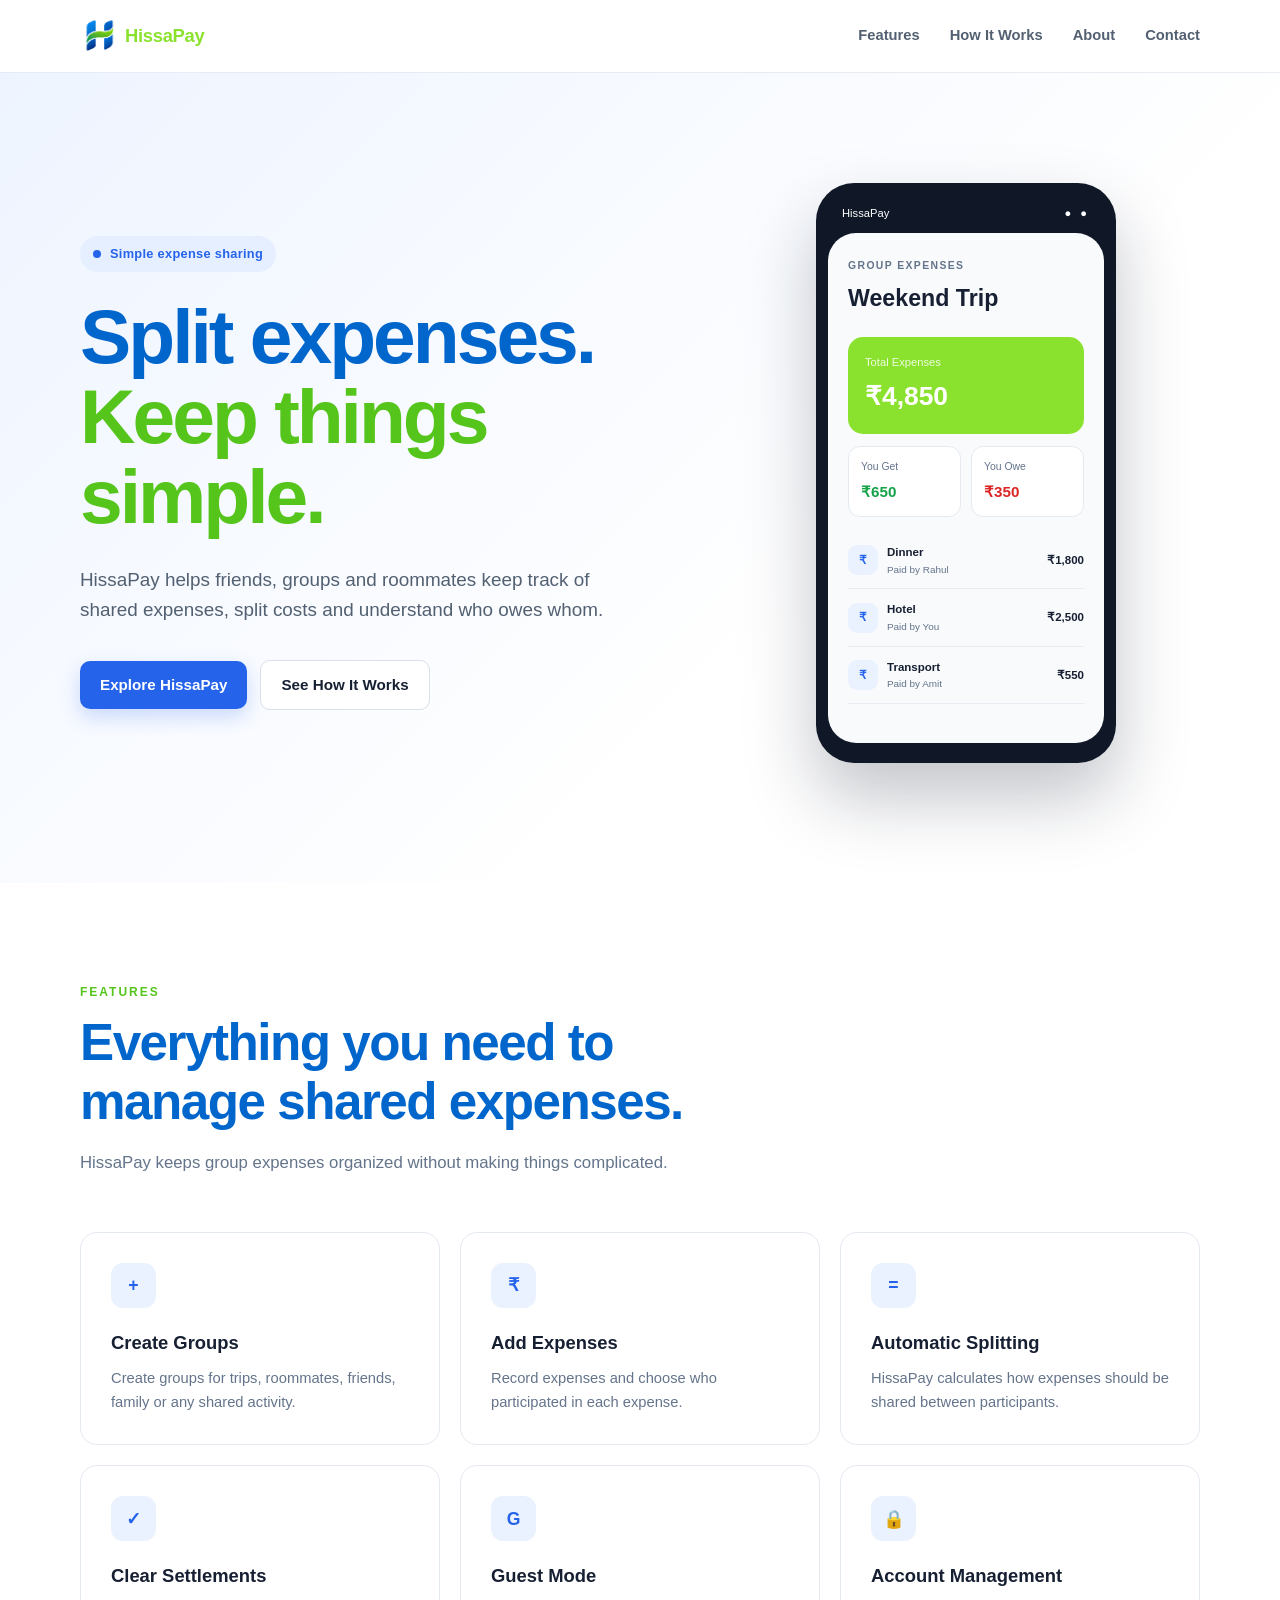
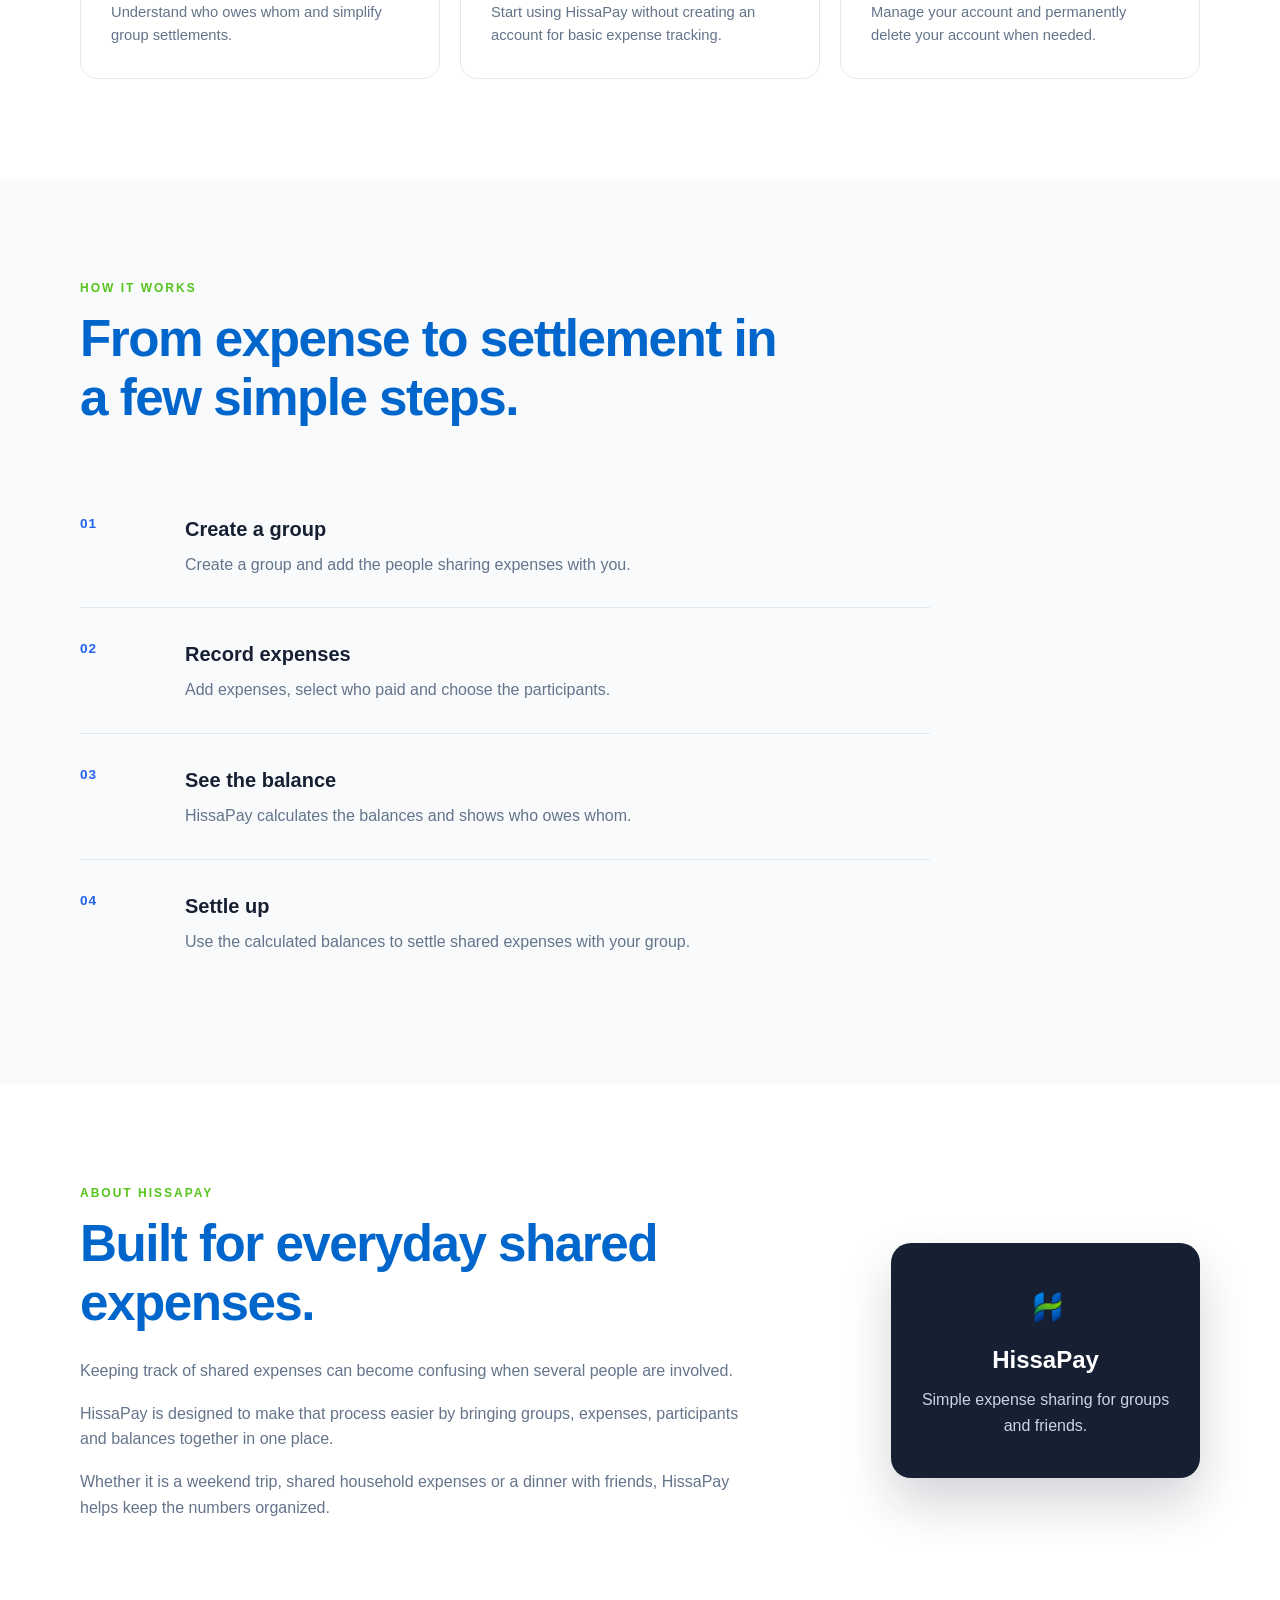
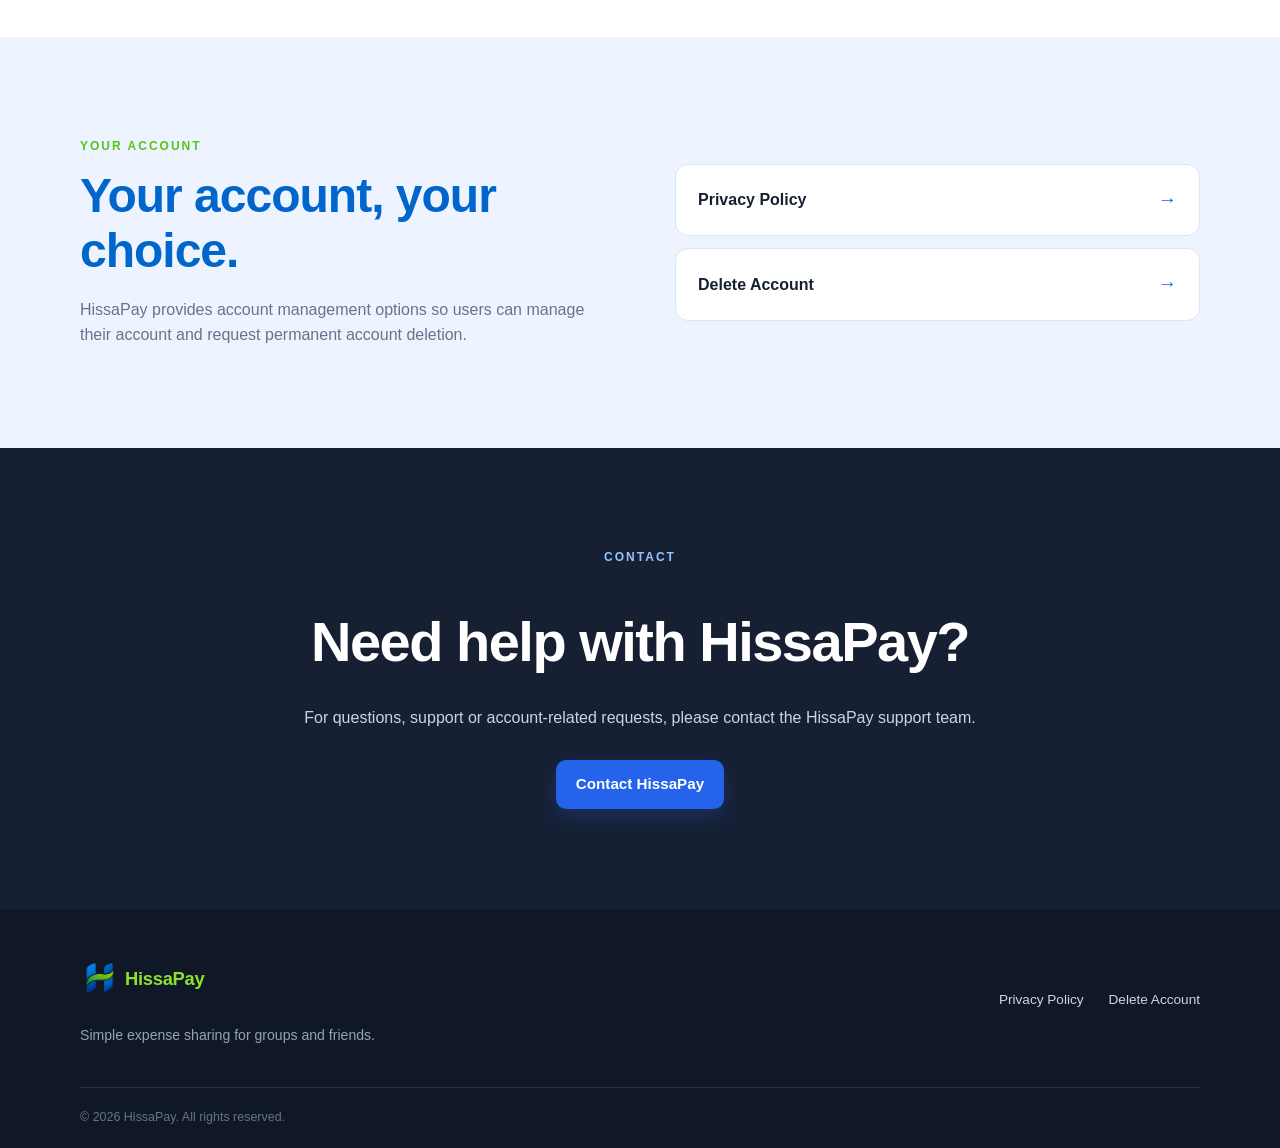
<file: index.html>
<!DOCTYPE html>
<html lang="en">

<head>

    <meta charset="UTF-8">

    <meta name="viewport"
          content="width=device-width, initial-scale=1.0">

    <meta name="description"
          content="HissaPay - A simple expense sharing application for groups, friends and shared expenses.">

    <meta name="theme-color"
          content="#2563eb">
      <link rel="icon" href="favicon.ico" type="image/svg+xml">     

    <title>HissaPay | Simple Expense Sharing</title>

    <link rel="stylesheet" href="style.css">

</head>


<body>


<!-- =========================
     NAVIGATION
========================= -->

<header class="navbar">

    <div class="container nav-container">

        <a href="#home"
           class="brand">

            <!-- <span class="brand-icon">H</span> -->
             <img src="hissapay.png" width="35px"/>

            <span class="brand-name">
                HissaPay
            </span>

        </a>


        <nav class="nav-links">

            <a href="#features">
                Features
            </a>

            <a href="#how-it-works">
                How It Works
            </a>

            <a href="#about">
                About
            </a>

            <a href="#contact">
                Contact
            </a>

        </nav>

    </div>

</header>



<!-- =========================
     HERO
========================= -->

<main>

<section id="home"
         class="hero">

    <div class="container hero-container">


        <div class="hero-content">

            <div class="hero-badge">

                <span class="badge-dot"></span>

                Simple expense sharing

            </div>


            <h1>

                Split expenses.

                <span>
                    Keep things simple.
                </span>

            </h1>


            <p class="hero-description">

                HissaPay helps friends, groups and
                roommates keep track of shared expenses,
                split costs and understand who owes whom.

            </p>


            <div class="hero-buttons">

                <a href="#features"
                   class="button button-primary">

                    Explore HissaPay

                </a>


                <a href="#how-it-works"
                   class="button button-secondary">

                    See How It Works

                </a>

            </div>

        </div>



        <!-- =========================
             APP PREVIEW
        ========================= -->

        <div class="hero-preview">

            <div class="phone-frame">

                <div class="phone-top">

                    <span class="phone-time">
                        HissaPay
                    </span>

                    <span class="phone-status">
                        ● ●
                    </span>

                </div>


                <div class="phone-content">

                    <p class="preview-label">
                        GROUP EXPENSES
                    </p>


                    <h3>
                        Weekend Trip
                    </h3>


                    <div class="balance-card">

                        <span>
                            Total Expenses
                        </span>

                        <strong>
                            ₹4,850
                        </strong>

                    </div>


                    <div class="balance-row">

                        <div class="balance-item">

                            <span>
                                You Get
                            </span>

                            <strong class="positive">
                                ₹650
                            </strong>

                        </div>


                        <div class="balance-item">

                            <span>
                                You Owe
                            </span>

                            <strong class="negative">
                                ₹350
                            </strong>

                        </div>

                    </div>


                    <div class="expense-preview">

                        <div class="expense-icon">
                            ₹
                        </div>

                        <div class="expense-info">

                            <strong>
                                Dinner
                            </strong>

                            <span>
                                Paid by Rahul
                            </span>

                        </div>

                        <strong>
                            ₹1,800
                        </strong>

                    </div>


                    <div class="expense-preview">

                        <div class="expense-icon">
                            ₹
                        </div>

                        <div class="expense-info">

                            <strong>
                                Hotel
                            </strong>

                            <span>
                                Paid by You
                            </span>

                        </div>

                        <strong>
                            ₹2,500
                        </strong>

                    </div>


                    <div class="expense-preview">

                        <div class="expense-icon">
                            ₹
                        </div>

                        <div class="expense-info">

                            <strong>
                                Transport
                            </strong>

                            <span>
                                Paid by Amit
                            </span>

                        </div>

                        <strong>
                            ₹550
                        </strong>

                    </div>

                </div>

            </div>

        </div>

    </div>

</section>



<!-- =========================
     FEATURES
========================= -->

<section id="features"
         class="section features-section">

    <div class="container">


        <div class="section-heading">

            <p class="section-label">
                FEATURES
            </p>

            <h2>
                Everything you need
                to manage shared expenses.
            </h2>

            <p>
                HissaPay keeps group expenses organized
                without making things complicated.
            </p>

        </div>



        <div class="feature-grid">


            <article class="feature-card">

                <div class="feature-icon">
                    +
                </div>

                <h3>
                    Create Groups
                </h3>

                <p>
                    Create groups for trips, roommates,
                    friends, family or any shared activity.
                </p>

            </article>



            <article class="feature-card">

                <div class="feature-icon">
                    ₹
                </div>

                <h3>
                    Add Expenses
                </h3>

                <p>
                    Record expenses and choose who
                    participated in each expense.
                </p>

            </article>



            <article class="feature-card">

                <div class="feature-icon">
                    =
                </div>

                <h3>
                    Automatic Splitting
                </h3>

                <p>
                    HissaPay calculates how expenses
                    should be shared between participants.
                </p>

            </article>



            <article class="feature-card">

                <div class="feature-icon">
                    ✓
                </div>

                <h3>
                    Clear Settlements
                </h3>

                <p>
                    Understand who owes whom and
                    simplify group settlements.
                </p>

            </article>



            <article class="feature-card">

                <div class="feature-icon">
                    G
                </div>

                <h3>
                    Guest Mode
                </h3>

                <p>
                    Start using HissaPay without creating
                    an account for basic expense tracking.
                </p>

            </article>



            <article class="feature-card">

                <div class="feature-icon">
                    🔒
                </div>

                <h3>
                    Account Management
                </h3>

                <p>
                    Manage your account and permanently
                    delete your account when needed.
                </p>

            </article>


        </div>

    </div>

</section>



<!-- =========================
     HOW IT WORKS
========================= -->

<section id="how-it-works"
         class="section how-section">

    <div class="container">


        <div class="section-heading">

            <p class="section-label">
                HOW IT WORKS
            </p>

            <h2>
                From expense to settlement
                in a few simple steps.
            </h2>

        </div>



        <div class="steps">


            <div class="step">

                <div class="step-number">
                    01
                </div>

                <div>

                    <h3>
                        Create a group
                    </h3>

                    <p>
                        Create a group and add the
                        people sharing expenses with you.
                    </p>

                </div>

            </div>



            <div class="step">

                <div class="step-number">
                    02
                </div>

                <div>

                    <h3>
                        Record expenses
                    </h3>

                    <p>
                        Add expenses, select who paid
                        and choose the participants.
                    </p>

                </div>

            </div>



            <div class="step">

                <div class="step-number">
                    03
                </div>

                <div>

                    <h3>
                        See the balance
                    </h3>

                    <p>
                        HissaPay calculates the balances
                        and shows who owes whom.
                    </p>

                </div>

            </div>



            <div class="step">

                <div class="step-number">
                    04
                </div>

                <div>

                    <h3>
                        Settle up
                    </h3>

                    <p>
                        Use the calculated balances to
                        settle shared expenses with your group.
                    </p>

                </div>

            </div>


        </div>

    </div>

</section>



<!-- =========================
     ABOUT HISSAPAY
========================= -->

<section id="about"
         class="section about-section">

    <div class="container about-container">


        <div class="about-text">

            <p class="section-label">
                ABOUT HISSAPAY
            </p>

            <h2>
                Built for everyday
                shared expenses.
            </h2>

            <p>
                Keeping track of shared expenses can become
                confusing when several people are involved.
            </p>

            <p>
                HissaPay is designed to make that process
                easier by bringing groups, expenses,
                participants and balances together in one place.
            </p>

            <p>
                Whether it is a weekend trip, shared household
                expenses or a dinner with friends, HissaPay
                helps keep the numbers organized.
            </p>

        </div>


        <div class="about-card">

                 <img src="hissapay.png" width="35px"/>

            <h3>
                HissaPay
            </h3>

            <p>
                Simple expense sharing for groups
                and friends.
            </p>

        </div>


    </div>

</section>



<!-- =========================
     TRUST / PRIVACY
========================= -->

<section class="section trust-section">

    <div class="container trust-container">


        <div>

            <p class="section-label">
                YOUR ACCOUNT
            </p>

            <h2>
                Your account,
                your choice.
            </h2>

            <p>
                HissaPay provides account management options
                so users can manage their account and request
                permanent account deletion.
            </p>

        </div>


        <div class="trust-links">

            <a href="hissaPay/privacy-policy.html"
               class="trust-link">

                <span>
                    Privacy Policy
                </span>

                <strong>
                    →
                </strong>

            </a>


            <a href="hissaPay/delete-account.html"
               class="trust-link">

                <span>
                    Delete Account
                </span>

                <strong>
                    →
                </strong>

            </a>

        </div>

    </div>

</section>



<!-- =========================
     CONTACT
========================= -->

<section id="contact"
         class="section contact-section">

    <div class="container contact-container">


        <p class="section-label">
            CONTACT
        </p>


        <h2>
            Need help with HissaPay?
        </h2>


        <p>
            For questions, support or account-related
            requests, please contact the HissaPay support team.
        </p>


        <!--
            Replace this email with your HissaPay
            support email before publishing.
        -->

        <a href="mailto:your-email@example.com"
           class="button button-primary">

            Contact HissaPay

        </a>

    </div>

</section>

</main>



<!-- =========================
     FOOTER
========================= -->

<footer class="footer">
    <div class="container footer-container">
        <div class="footer-brand">

            <a href="#home"
               class="brand">
                   <img src="hissapay.png" width="35px"/>
                <span class="brand-name">
                    HissaPay
                </span>
            </a>
            <p>Simple expense sharing for groups and friends.</p>
        </div>



        <div class="footer-links">

            <a href="hissaPay/privacy-policy.html">
                Privacy Policy
            </a>

            <a href="hissaPay/delete-account.html">
                Delete Account
            </a>

        </div>


    </div>


    <div class="container footer-bottom">

        <p>
            © 2026 HissaPay. All rights reserved.
        </p>

    </div>

</footer>


</body>

</html>
</file>
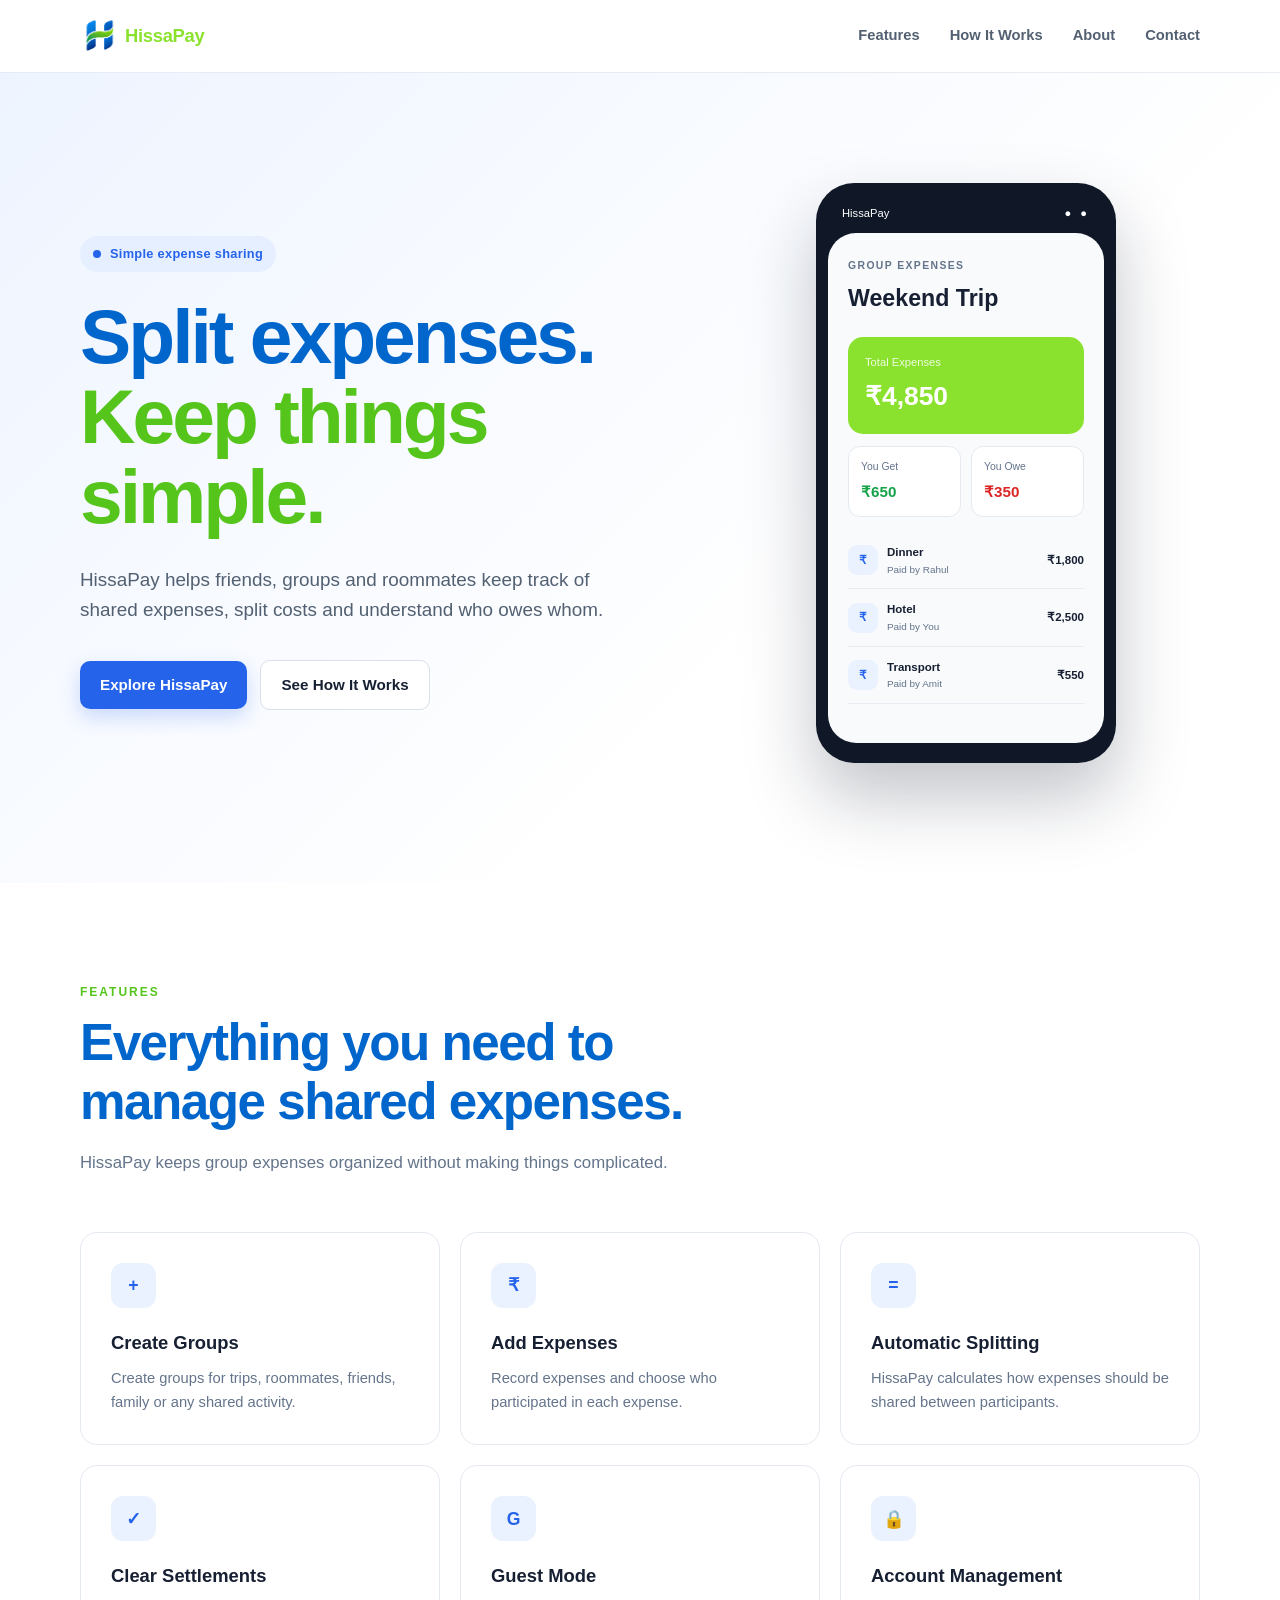
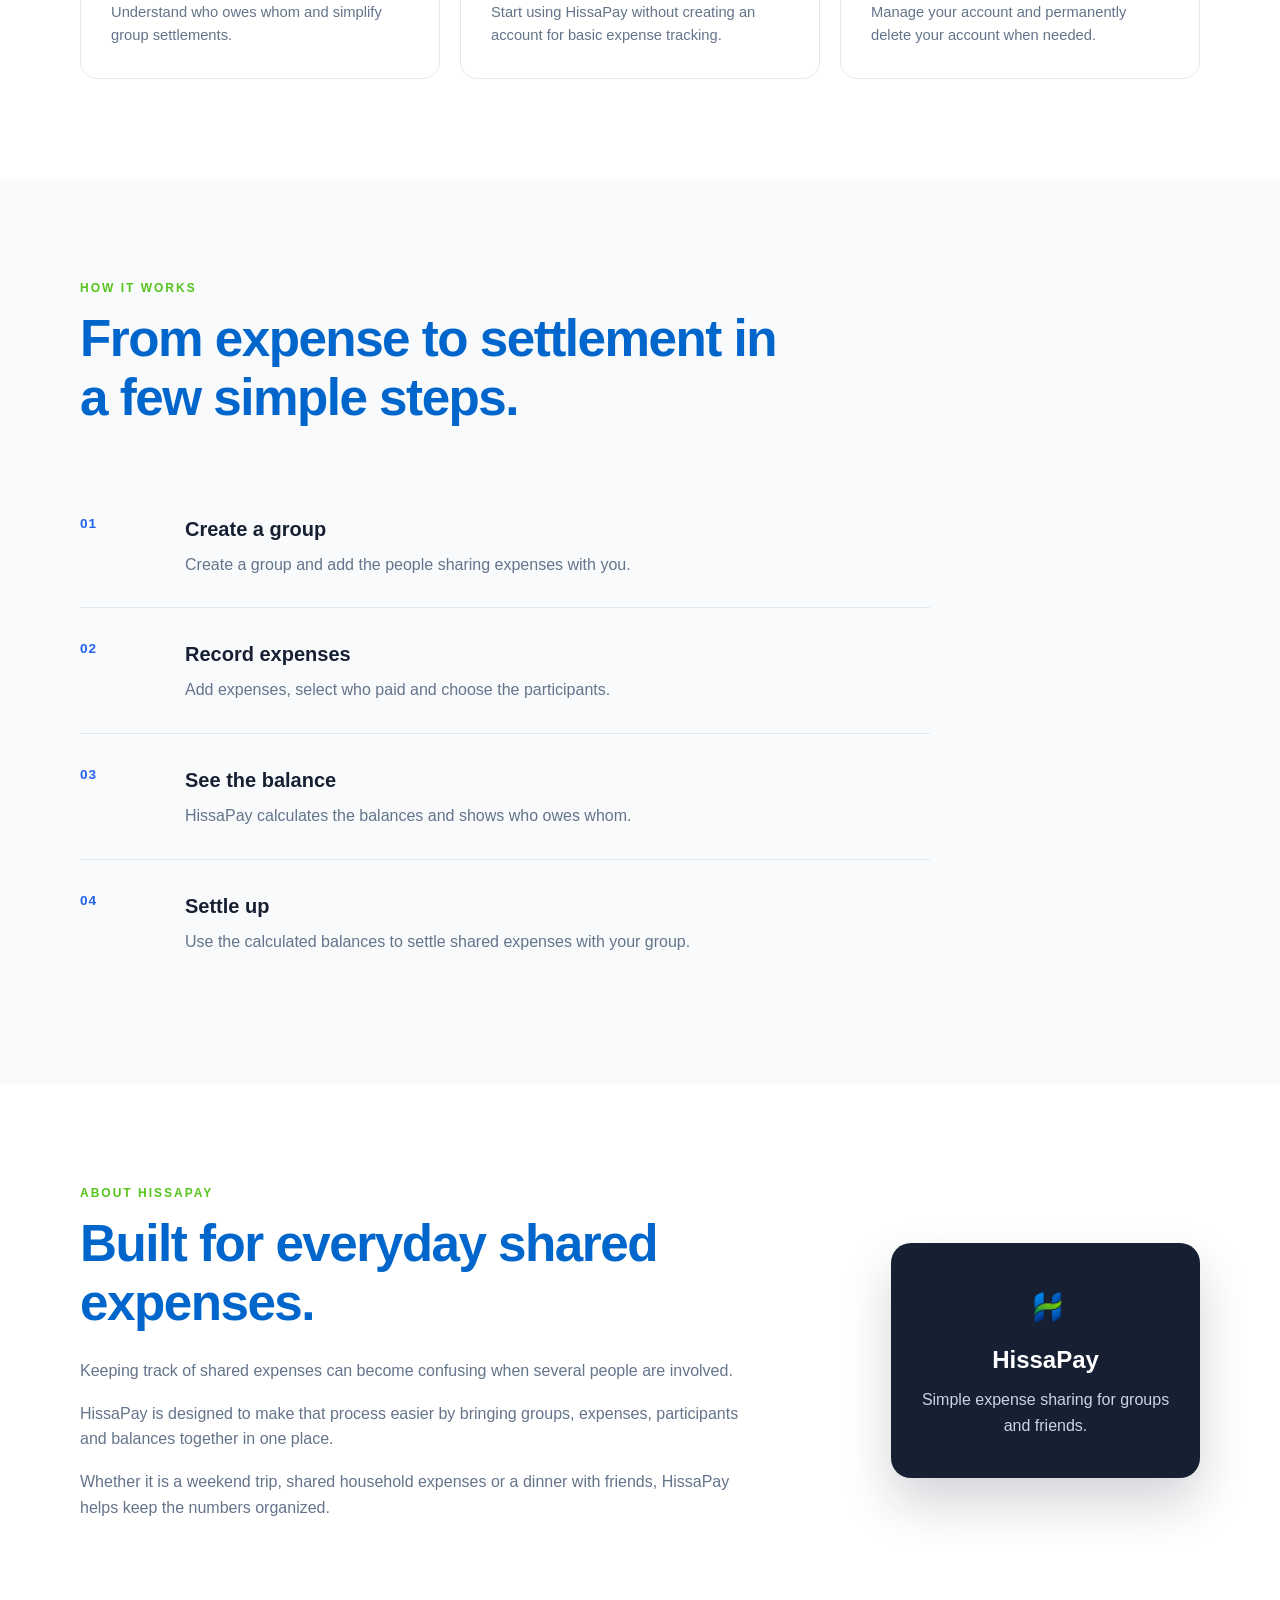
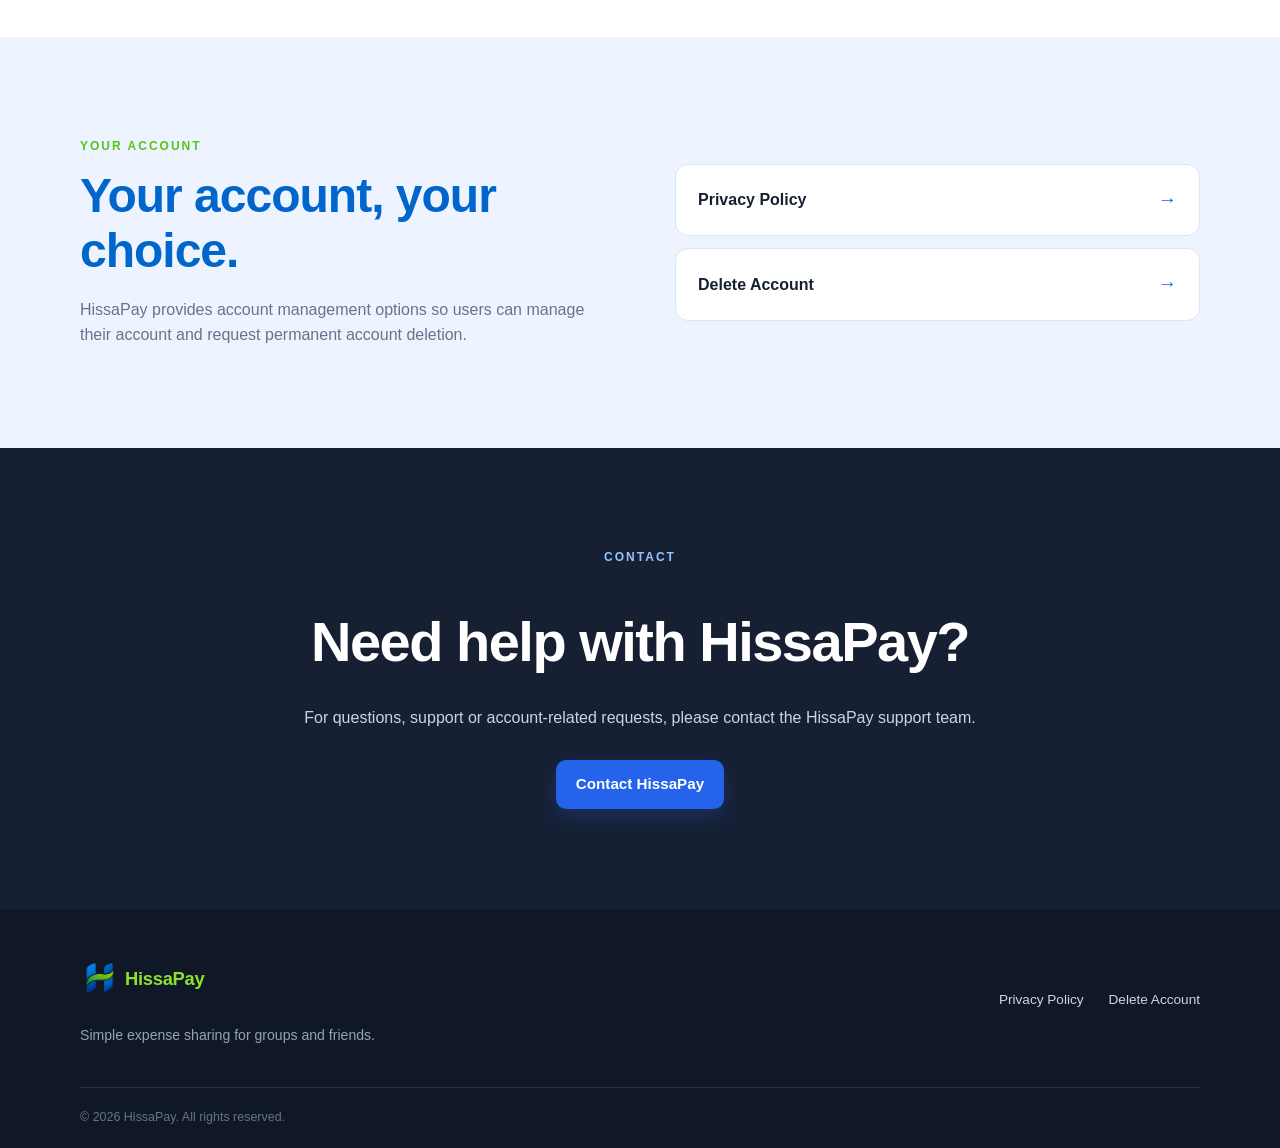
<file: index1.html>
<!DOCTYPE html>
<html lang="en">

<head>

    <meta charset="UTF-8">

    <meta name="viewport"
          content="width=device-width, initial-scale=1.0">

    <meta name="description"
          content="HissaPay - A simple expense sharing application for groups, friends and shared expenses.">

    <meta name="theme-color"
          content="#2563eb">

    <title>HissaPay | Simple Expense Sharing</title>

    <link rel="stylesheet"
          href="style.css">

</head>


<body>


<!-- =========================
     NAVIGATION
========================= -->

<header class="navbar">

    <div class="container nav-container">

        <a href="#home"
           class="brand">

            <!-- <span class="brand-icon">H</span> -->
             <img src="hissapay.png" width="35px"/>

            <span class="brand-name">
                HissaPay
            </span>

        </a>


        <nav class="nav-links">

            <a href="#features">
                Features
            </a>

            <a href="#how-it-works">
                How It Works
            </a>

            <a href="#about">
                About
            </a>

            <a href="#contact">
                Contact
            </a>

        </nav>

    </div>

</header>



<!-- =========================
     HERO
========================= -->

<main>

<section id="home"
         class="hero">

    <div class="container hero-container">


        <div class="hero-content">

            <div class="hero-badge">

                <span class="badge-dot"></span>

                Simple expense sharing

            </div>


            <h1>

                Split expenses.

                <span>
                    Keep things simple.
                </span>

            </h1>


            <p class="hero-description">

                HissaPay helps friends, groups and
                roommates keep track of shared expenses,
                split costs and understand who owes whom.

            </p>


            <div class="hero-buttons">

                <a href="#features"
                   class="button button-primary">

                    Explore HissaPay

                </a>


                <a href="#how-it-works"
                   class="button button-secondary">

                    See How It Works

                </a>

            </div>

        </div>



        <!-- =========================
             APP PREVIEW
        ========================= -->

        <div class="hero-preview">

            <div class="phone-frame">

                <div class="phone-top">

                    <span class="phone-time">
                        HissaPay
                    </span>

                    <span class="phone-status">
                        ● ●
                    </span>

                </div>


                <div class="phone-content">

                    <p class="preview-label">
                        GROUP EXPENSES
                    </p>


                    <h3>
                        Weekend Trip
                    </h3>


                    <div class="balance-card">

                        <span>
                            Total Expenses
                        </span>

                        <strong>
                            ₹4,850
                        </strong>

                    </div>


                    <div class="balance-row">

                        <div class="balance-item">

                            <span>
                                You Get
                            </span>

                            <strong class="positive">
                                ₹650
                            </strong>

                        </div>


                        <div class="balance-item">

                            <span>
                                You Owe
                            </span>

                            <strong class="negative">
                                ₹350
                            </strong>

                        </div>

                    </div>


                    <div class="expense-preview">

                        <div class="expense-icon">
                            ₹
                        </div>

                        <div class="expense-info">

                            <strong>
                                Dinner
                            </strong>

                            <span>
                                Paid by Rahul
                            </span>

                        </div>

                        <strong>
                            ₹1,800
                        </strong>

                    </div>


                    <div class="expense-preview">

                        <div class="expense-icon">
                            ₹
                        </div>

                        <div class="expense-info">

                            <strong>
                                Hotel
                            </strong>

                            <span>
                                Paid by You
                            </span>

                        </div>

                        <strong>
                            ₹2,500
                        </strong>

                    </div>


                    <div class="expense-preview">

                        <div class="expense-icon">
                            ₹
                        </div>

                        <div class="expense-info">

                            <strong>
                                Transport
                            </strong>

                            <span>
                                Paid by Amit
                            </span>

                        </div>

                        <strong>
                            ₹550
                        </strong>

                    </div>

                </div>

            </div>

        </div>

    </div>

</section>



<!-- =========================
     FEATURES
========================= -->

<section id="features"
         class="section features-section">

    <div class="container">


        <div class="section-heading">

            <p class="section-label">
                FEATURES
            </p>

            <h2>
                Everything you need
                to manage shared expenses.
            </h2>

            <p>
                HissaPay keeps group expenses organized
                without making things complicated.
            </p>

        </div>



        <div class="feature-grid">


            <article class="feature-card">

                <div class="feature-icon">
                    +
                </div>

                <h3>
                    Create Groups
                </h3>

                <p>
                    Create groups for trips, roommates,
                    friends, family or any shared activity.
                </p>

            </article>



            <article class="feature-card">

                <div class="feature-icon">
                    ₹
                </div>

                <h3>
                    Add Expenses
                </h3>

                <p>
                    Record expenses and choose who
                    participated in each expense.
                </p>

            </article>



            <article class="feature-card">

                <div class="feature-icon">
                    =
                </div>

                <h3>
                    Automatic Splitting
                </h3>

                <p>
                    HissaPay calculates how expenses
                    should be shared between participants.
                </p>

            </article>



            <article class="feature-card">

                <div class="feature-icon">
                    ✓
                </div>

                <h3>
                    Clear Settlements
                </h3>

                <p>
                    Understand who owes whom and
                    simplify group settlements.
                </p>

            </article>



            <article class="feature-card">

                <div class="feature-icon">
                    G
                </div>

                <h3>
                    Guest Mode
                </h3>

                <p>
                    Start using HissaPay without creating
                    an account for basic expense tracking.
                </p>

            </article>



            <article class="feature-card">

                <div class="feature-icon">
                    🔒
                </div>

                <h3>
                    Account Management
                </h3>

                <p>
                    Manage your account and permanently
                    delete your account when needed.
                </p>

            </article>


        </div>

    </div>

</section>



<!-- =========================
     HOW IT WORKS
========================= -->

<section id="how-it-works"
         class="section how-section">

    <div class="container">


        <div class="section-heading">

            <p class="section-label">
                HOW IT WORKS
            </p>

            <h2>
                From expense to settlement
                in a few simple steps.
            </h2>

        </div>



        <div class="steps">


            <div class="step">

                <div class="step-number">
                    01
                </div>

                <div>

                    <h3>
                        Create a group
                    </h3>

                    <p>
                        Create a group and add the
                        people sharing expenses with you.
                    </p>

                </div>

            </div>



            <div class="step">

                <div class="step-number">
                    02
                </div>

                <div>

                    <h3>
                        Record expenses
                    </h3>

                    <p>
                        Add expenses, select who paid
                        and choose the participants.
                    </p>

                </div>

            </div>



            <div class="step">

                <div class="step-number">
                    03
                </div>

                <div>

                    <h3>
                        See the balance
                    </h3>

                    <p>
                        HissaPay calculates the balances
                        and shows who owes whom.
                    </p>

                </div>

            </div>



            <div class="step">

                <div class="step-number">
                    04
                </div>

                <div>

                    <h3>
                        Settle up
                    </h3>

                    <p>
                        Use the calculated balances to
                        settle shared expenses with your group.
                    </p>

                </div>

            </div>


        </div>

    </div>

</section>



<!-- =========================
     ABOUT HISSAPAY
========================= -->

<section id="about"
         class="section about-section">

    <div class="container about-container">


        <div class="about-text">

            <p class="section-label">
                ABOUT HISSAPAY
            </p>

            <h2>
                Built for everyday
                shared expenses.
            </h2>

            <p>
                Keeping track of shared expenses can become
                confusing when several people are involved.
            </p>

            <p>
                HissaPay is designed to make that process
                easier by bringing groups, expenses,
                participants and balances together in one place.
            </p>

            <p>
                Whether it is a weekend trip, shared household
                expenses or a dinner with friends, HissaPay
                helps keep the numbers organized.
            </p>

        </div>


        <div class="about-card">

                 <img src="hissapay.png" width="35px"/>

            <h3>
                HissaPay
            </h3>

            <p>
                Simple expense sharing for groups
                and friends.
            </p>

        </div>


    </div>

</section>



<!-- =========================
     TRUST / PRIVACY
========================= -->

<section class="section trust-section">

    <div class="container trust-container">


        <div>

            <p class="section-label">
                YOUR ACCOUNT
            </p>

            <h2>
                Your account,
                your choice.
            </h2>

            <p>
                HissaPay provides account management options
                so users can manage their account and request
                permanent account deletion.
            </p>

        </div>


        <div class="trust-links">

            <a href="hissaPay/privacy-policy.html"
               class="trust-link">

                <span>
                    Privacy Policy
                </span>

                <strong>
                    →
                </strong>

            </a>


            <a href="hissaPay/delete-account.html"
               class="trust-link">

                <span>
                    Delete Account
                </span>

                <strong>
                    →
                </strong>

            </a>

        </div>

    </div>

</section>



<!-- =========================
     CONTACT
========================= -->

<section id="contact"
         class="section contact-section">

    <div class="container contact-container">


        <p class="section-label">
            CONTACT
        </p>


        <h2>
            Need help with HissaPay?
        </h2>


        <p>
            For questions, support or account-related
            requests, please contact the HissaPay support team.
        </p>


        <!--
            Replace this email with your HissaPay
            support email before publishing.
        -->

        <a href="mailto:your-email@example.com"
           class="button button-primary">

            Contact HissaPay

        </a>

    </div>

</section>

</main>



<!-- =========================
     FOOTER
========================= -->

<footer class="footer">
    <div class="container footer-container">
        <div class="footer-brand">

            <a href="#home"
               class="brand">
                   <img src="hissapay.png" width="35px"/>
                <span class="brand-name">
                    HissaPay
                </span>
            </a>
            <p>Simple expense sharing for groups and friends.</p>
        </div>



        <div class="footer-links">

            <a href="hissaPay/privacy-policy.html">
                Privacy Policy
            </a>

            <a href="hissaPay/delete-account.html">
                Delete Account
            </a>

        </div>


    </div>


    <div class="container footer-bottom">

        <p>
            © 2026 HissaPay. All rights reserved.
        </p>

    </div>

</footer>


</body>

</html>
</file>
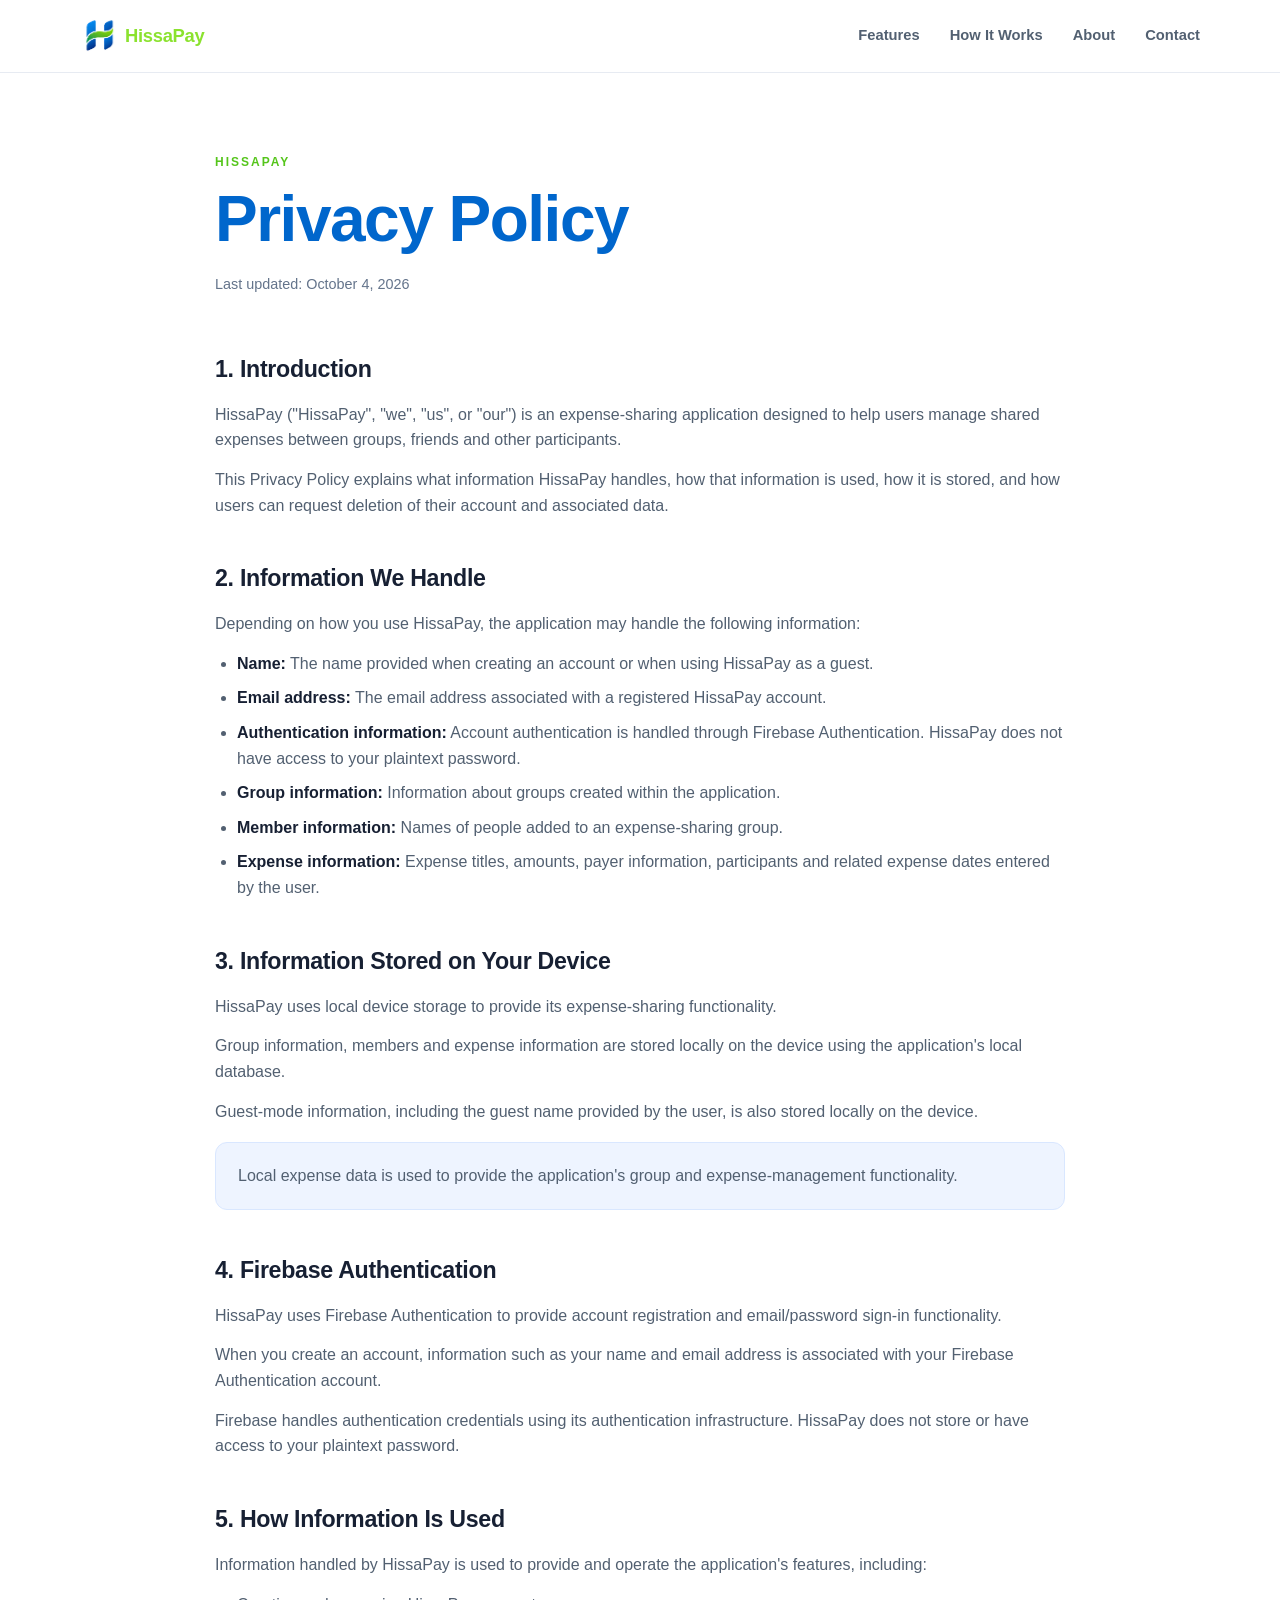
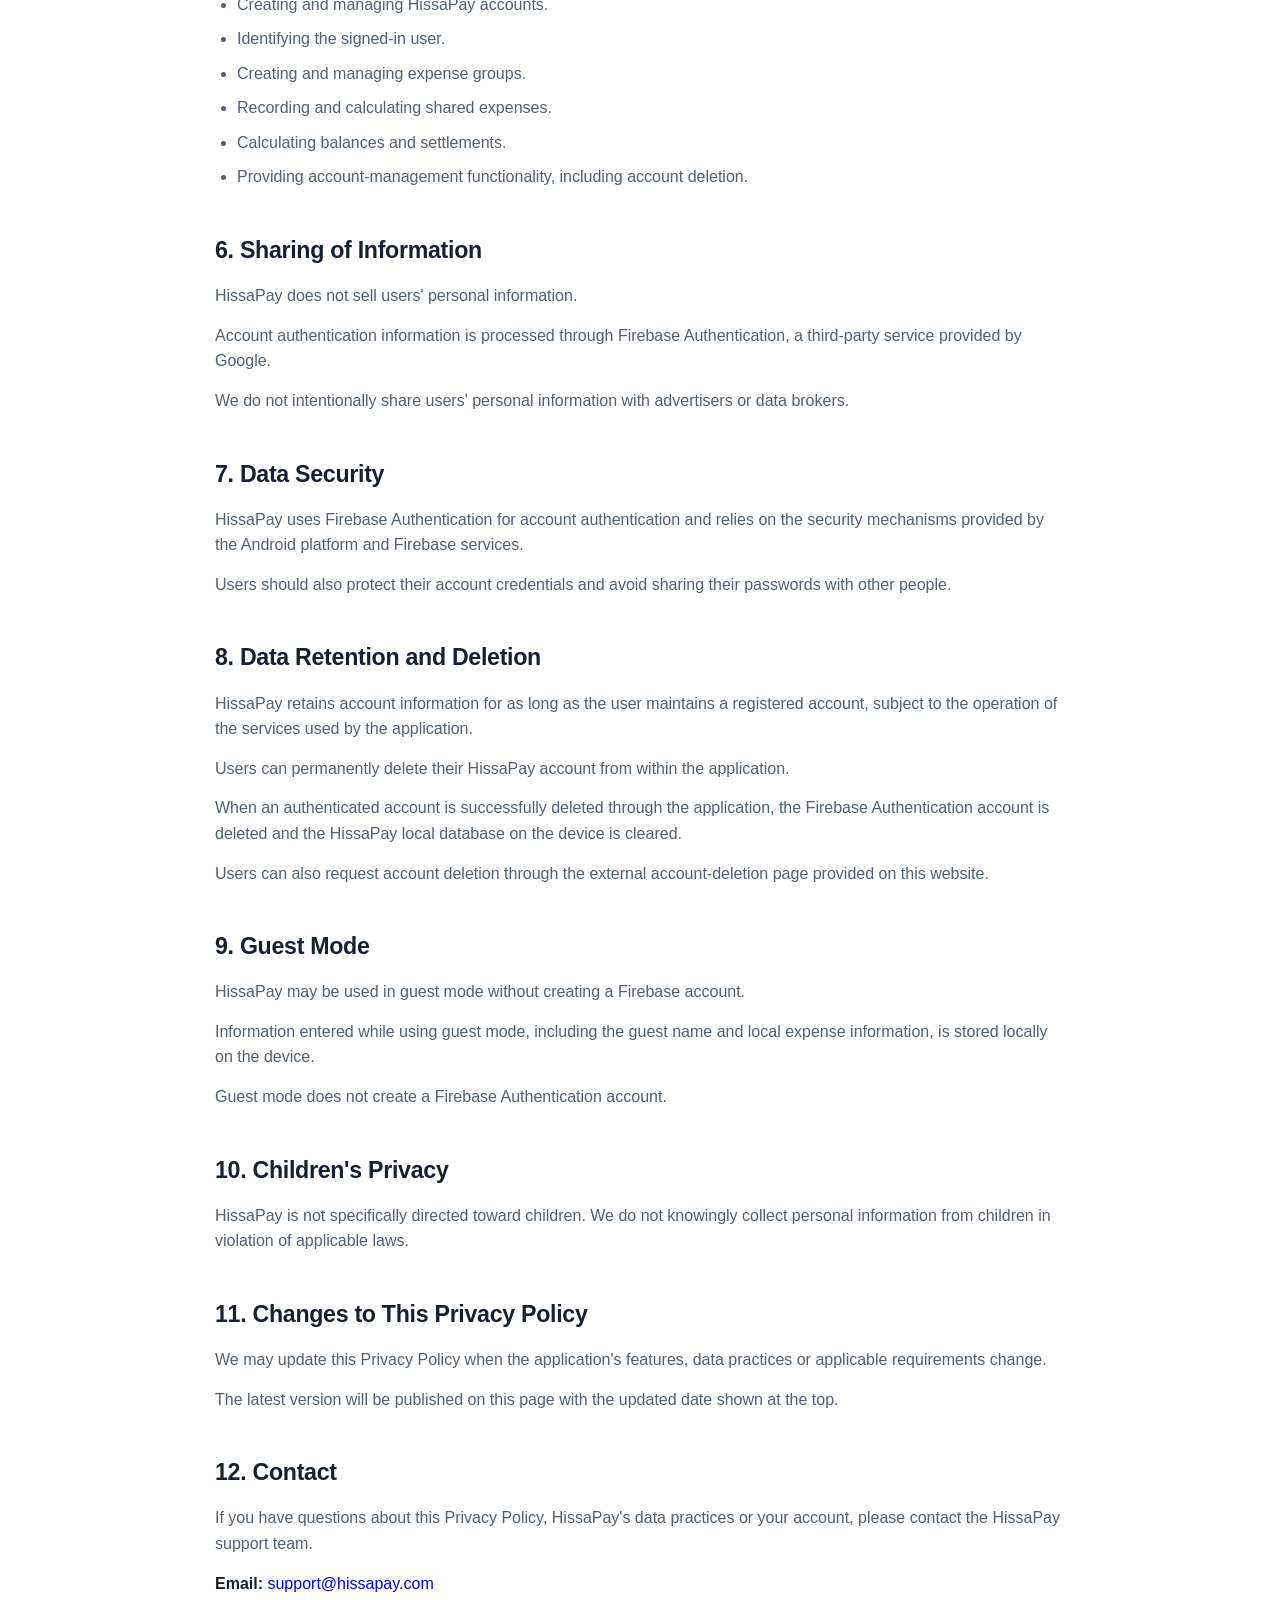
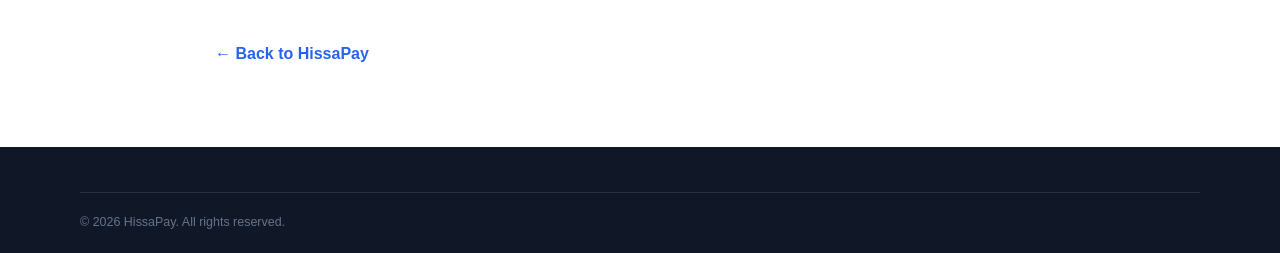
<file: hissaPay/privacy-policy.html>
<!DOCTYPE html>
<html lang="en">

<head>

    <meta charset="UTF-8">

    <meta name="viewport"
          content="width=device-width, initial-scale=1.0">

    <meta name="description"
          content="HissaPay Privacy Policy">

    <meta name="theme-color"
          content="#2563eb">
       <link rel="icon" href="/favicon.ico" type="image/svg+xml">  

    <title>HissaPay Privacy Policy</title>

    <link rel="stylesheet"
          href="../style.css">

    <style>

        .policy-page {
            padding: 80px 0;
        }
        .policy-container {
            max-width: 850px;
        }
        .policy-header {
            margin-bottom: 55px;
        }
        .policy-header h1 {
            font-size: clamp(2.4rem, 5vw, 4rem);
            line-height: 1.1;
            color: #0066CC;
            letter-spacing: -1.5px;
            margin-bottom: 18px;
        }
        .policy-updated {
            color: #64748b;
            font-size: 0.9rem;
        }

        .policy-section {
            margin-bottom: 42px;
        }

        .policy-section h2 {
            font-size: 1.45rem;
            margin-bottom: 14px;
            letter-spacing: -0.3px;
        }

        .policy-section p {
            color: #526071;
            margin-bottom: 14px;
        }

        .policy-section ul {
            margin:
                12px 0 18px 22px;
        }

        .policy-section li {
            color: #526071;
            margin-bottom: 9px;
        }

        .policy-section strong {
            color: #172033;
        }

        .policy-note {
            padding: 20px 22px;
            margin-top: 18px;
            border-radius: 12px;
            background: #eef4ff;
            border: 1px solid #d9e7ff;
        }

        .policy-note p {
            margin-bottom: 0;
        }

        .policy-back {
            margin-top: 45px;
        }

        .policy-back a {
            color: #2563eb;
            font-weight: 700;
            text-decoration: none;
        }

        .policy-back a:hover {
            text-decoration: underline;
        }

    </style>

</head>


<body>


<!-- =========================
     NAVIGATION
========================= -->

<header class="navbar">

    <div class="container nav-container">

        <a href="../index.html"
           class="brand">
             <img src="../hissapay.png" width="35px"/>
            <span class="brand-name">
                HissaPay
            </span>

        </a>


        <nav class="nav-links">

            <a href="../index.html#features">
                Features
            </a>

            <a href="../index.html#how-it-works">
                How It Works
            </a>

            <a href="../index.html#about">
                About
            </a>

            <a href="../index.html#contact">
                Contact
            </a>

        </nav>

    </div>

</header>



<!-- =========================
     PRIVACY POLICY
========================= -->

<main>

<section class="policy-page">

    <div class="container policy-container">


        <div class="policy-header">

            <p class="section-label">
                HISSAPAY
            </p>

            <h1>
                Privacy Policy
            </h1>

            <p class="policy-updated">
                Last updated: October 4, 2026
            </p>

        </div>



        <!-- INTRODUCTION -->

        <div class="policy-section">

            <h2>
                1. Introduction
            </h2>

            <p>
                HissaPay ("HissaPay", "we", "us", or "our")
                is an expense-sharing application designed to
                help users manage shared expenses between
                groups, friends and other participants.
            </p>

            <p>
                This Privacy Policy explains what information
                HissaPay handles, how that information is used,
                how it is stored, and how users can request
                deletion of their account and associated data.
            </p>

        </div>



        <!-- INFORMATION -->

        <div class="policy-section">

            <h2>
                2. Information We Handle
            </h2>

            <p>
                Depending on how you use HissaPay, the
                application may handle the following information:
            </p>


            <ul>

                <li>
                    <strong>Name:</strong>
                    The name provided when creating an account
                    or when using HissaPay as a guest.
                </li>

                <li>
                    <strong>Email address:</strong>
                    The email address associated with a
                    registered HissaPay account.
                </li>

                <li>
                    <strong>Authentication information:</strong>
                    Account authentication is handled through
                    Firebase Authentication. HissaPay does not
                    have access to your plaintext password.
                </li>

                <li>
                    <strong>Group information:</strong>
                    Information about groups created within
                    the application.
                </li>

                <li>
                    <strong>Member information:</strong>
                    Names of people added to an expense-sharing
                    group.
                </li>

                <li>
                    <strong>Expense information:</strong>
                    Expense titles, amounts, payer information,
                    participants and related expense dates
                    entered by the user.
                </li>

            </ul>

        </div>



        <!-- LOCAL STORAGE -->

        <div class="policy-section">

            <h2>
                3. Information Stored on Your Device
            </h2>

            <p>
                HissaPay uses local device storage to provide
                its expense-sharing functionality.
            </p>

            <p>
                Group information, members and expense
                information are stored locally on the device
                using the application's local database.
            </p>

            <p>
                Guest-mode information, including the guest
                name provided by the user, is also stored
                locally on the device.
            </p>

            <div class="policy-note">

                <p>
                    Local expense data is used to provide the
                    application's group and expense-management
                    functionality.
                </p>

            </div>

        </div>



        <!-- FIREBASE -->

        <div class="policy-section">

            <h2>
                4. Firebase Authentication
            </h2>

            <p>
                HissaPay uses Firebase Authentication to
                provide account registration and email/password
                sign-in functionality.
            </p>

            <p>
                When you create an account, information such as
                your name and email address is associated with
                your Firebase Authentication account.
            </p>

            <p>
                Firebase handles authentication credentials
                using its authentication infrastructure.
                HissaPay does not store or have access to your
                plaintext password.
            </p>

        </div>



        <!-- HOW DATA IS USED -->

        <div class="policy-section">

            <h2>
                5. How Information Is Used
            </h2>

            <p>
                Information handled by HissaPay is used to
                provide and operate the application's features,
                including:
            </p>

            <ul>

                <li>
                    Creating and managing HissaPay accounts.
                </li>

                <li>
                    Identifying the signed-in user.
                </li>

                <li>
                    Creating and managing expense groups.
                </li>

                <li>
                    Recording and calculating shared expenses.
                </li>

                <li>
                    Calculating balances and settlements.
                </li>

                <li>
                    Providing account-management functionality,
                    including account deletion.
                </li>

            </ul>

        </div>



        <!-- SHARING -->

        <div class="policy-section">

            <h2>
                6. Sharing of Information
            </h2>

            <p>
                HissaPay does not sell users' personal
                information.
            </p>

            <p>
                Account authentication information is processed
                through Firebase Authentication, a third-party
                service provided by Google.
            </p>

            <p>
                We do not intentionally share users' personal
                information with advertisers or data brokers.
            </p>

        </div>



        <!-- SECURITY -->

        <div class="policy-section">

            <h2>
                7. Data Security
            </h2>

            <p>
                HissaPay uses Firebase Authentication for
                account authentication and relies on the
                security mechanisms provided by the Android
                platform and Firebase services.
            </p>

            <p>
                Users should also protect their account
                credentials and avoid sharing their passwords
                with other people.
            </p>

        </div>



        <!-- RETENTION -->

        <div class="policy-section">

            <h2>
                8. Data Retention and Deletion
            </h2>

            <p>
                HissaPay retains account information for as long
                as the user maintains a registered account,
                subject to the operation of the services used
                by the application.
            </p>

            <p>
                Users can permanently delete their HissaPay
                account from within the application.
            </p>

            <p>
                When an authenticated account is successfully
                deleted through the application, the Firebase
                Authentication account is deleted and the
                HissaPay local database on the device is cleared.
            </p>

            <p>
                Users can also request account deletion through
                the external account-deletion page provided
                on this website.
            </p>

        </div>



        <!-- GUEST -->

        <div class="policy-section">

            <h2>
                9. Guest Mode
            </h2>

            <p>
                HissaPay may be used in guest mode without
                creating a Firebase account.
            </p>

            <p>
                Information entered while using guest mode,
                including the guest name and local expense
                information, is stored locally on the device.
            </p>

            <p>
                Guest mode does not create a Firebase
                Authentication account.
            </p>

        </div>



        <!-- CHILDREN -->

        <div class="policy-section">

            <h2>
                10. Children's Privacy
            </h2>

            <p>
                HissaPay is not specifically directed toward
                children. We do not knowingly collect personal
                information from children in violation of
                applicable laws.
            </p>

        </div>



        <!-- CHANGES -->

        <div class="policy-section">

            <h2>
                11. Changes to This Privacy Policy
            </h2>

            <p>
                We may update this Privacy Policy when the
                application's features, data practices or
                applicable requirements change.
            </p>

            <p>
                The latest version will be published on this
                page with the updated date shown at the top.
            </p>

        </div>



        <!-- CONTACT -->

        <div class="policy-section">

            <h2>
                12. Contact
            </h2>

            <p>
                If you have questions about this Privacy Policy,
                HissaPay's data practices or your account,
                please contact the HissaPay support team.
            </p>

            <!--
                IMPORTANT:
                Replace this address with your real
                HissaPay support email before publishing.
            -->

            <p>
                <strong>
                    Email:
                </strong>

                <a href="mailto:support@hissapay.com">
                    support@hissapay.com
                </a>
            </p>

        </div>



        <div class="policy-back">

            <a href="../index.html">
                ← Back to HissaPay
            </a>

        </div>


    </div>

</section>

</main>



<!-- =========================
     FOOTER
========================= -->

<footer class="footer">

    <div class="container footer-bottom">

        <p>
            © 2026 HissaPay. All rights reserved.
        </p>

    </div>

</footer>


</body>

</html>
</file>
<file: style.css>
/* =========================
   RESET
========================= */

* {
    margin: 0;
    padding: 0;
    box-sizing: border-box;
}

html {
    scroll-behavior: smooth;
}

body {
    font-family:
        -apple-system,
        BlinkMacSystemFont,
        "Segoe UI",
        Roboto,
        Arial,
        sans-serif;

    background: #ffffff;

    color: #172033;

    line-height: 1.6;
}

a {
    text-decoration: none;
}

.container {
    width: min(1120px, 92%);

    margin: 0 auto;
}

.section {
    padding: 100px 0;
}


/* =========================
   NAVIGATION
========================= */

.navbar {
    position: sticky;

    top: 0;

    z-index: 1000;

    background: rgba(255, 255, 255, 0.96);

    border-bottom: 1px solid #e7ebf2;

    backdrop-filter: blur(12px);
}

.nav-container {
    min-height: 72px;

    display: flex;

    align-items: center;

    justify-content: space-between;
}

.brand {
    display: inline-flex;

    align-items: center;

    gap: 10px;

    color: #172033;

    font-weight: 800;

    font-size: 1.15rem;
}

.brand-icon {
    width: 38px;

    height: 38px;

    display: inline-flex;

    align-items: center;

    justify-content: center;

    border-radius: 11px;

    background: #2563eb;

    color: #ffffff;

    font-size: 1.15rem;

    font-weight: 900;

    box-shadow:
        0 6px 16px rgba(37, 99, 235, 0.25);
}

.brand-name {
    letter-spacing: -0.3px;
    color: #8BE22E;
}

.nav-links {
    display: flex;

    align-items: center;

    gap: 30px;
}

.nav-links a {
    color: #526071;

    font-size: 0.92rem;

    font-weight: 600;

    transition: color 0.2s ease;
}

.nav-links a:hover {
    color: #2563eb;
}


/* =========================
   HERO
========================= */

.hero {
    background:
        linear-gradient(
            135deg,
            #eef4ff 0%,
            #ffffff 65%
        );

    padding:
        110px 0 120px;
}

.hero-container {
    display: grid;

    grid-template-columns:
        1.1fr 0.9fr;

    align-items: center;

    gap: 80px;
}

.hero-content {
    max-width: 680px;
}

.hero-badge {
    display: inline-flex;

    align-items: center;

    gap: 9px;

    padding: 8px 13px;

    margin-bottom: 25px;

    border-radius: 30px;

    background: #e6efff;

    color: #2563eb;

    font-size: 0.8rem;

    font-weight: 800;

    letter-spacing: 0.3px;
}

.badge-dot {
    width: 8px;
    height: 8px;
    border-radius: 50%;
    background: #2563eb;
}

.hero h1 {
    font-size: clamp(3rem, 6vw, 5.4rem);
    line-height: 1.04;
    letter-spacing: -3px;
    margin-bottom: 28px;
        color: #0066CC;
}

.hero h1 span {
    display: block;
    color: #55C51B;
}

.hero-description {
    max-width: 620px;
    font-size: 1.18rem;
    color: #526071;
    margin-bottom: 35px;
}

.hero-buttons {
    display: flex;

    align-items: center;

    gap: 13px;

    flex-wrap: wrap;
}


/* =========================
   BUTTONS
========================= */

.button {
    display: inline-flex;

    align-items: center;

    justify-content: center;

    min-height: 48px;

    padding:
        12px 20px;

    border-radius: 10px;

    font-size: 0.95rem;

    font-weight: 750;

    transition:
        transform 0.2s ease,
        box-shadow 0.2s ease,
        background 0.2s ease;
}

.button:hover {
    transform: translateY(-2px);
}

.button-primary {
    background: #2563eb;

    color: #ffffff;

    box-shadow:
        0 8px 20px rgba(37, 99, 235, 0.22);
}

.button-primary:hover {
    background: #1d4ed8;
}

.button-secondary {
    background: #ffffff;

    color: #172033;

    border: 1px solid #d9e0ea;
}

.button-secondary:hover {
    border-color: #2563eb;

    color: #2563eb;
}


/* =========================
   PHONE PREVIEW
========================= */

.hero-preview {
    display: flex;

    justify-content: center;
}

.phone-frame {
    width: 300px;

    min-height: 580px;

    padding: 12px;

    border-radius: 38px;

    background: #101828;

    box-shadow:
        0 35px 70px rgba(15, 23, 42, 0.25);
}

.phone-top {
    height: 38px;

    padding: 0 14px;

    display: flex;

    align-items: center;

    justify-content: space-between;

    color: #ffffff;

    font-size: 0.7rem;
}

.phone-status {
    letter-spacing: 3px;
}

.phone-content {
    min-height: 510px;

    padding: 25px 20px;

    border-radius: 28px;

    background: #f8fafc;
}

.preview-label {
    font-size: 0.65rem;

    font-weight: 800;

    letter-spacing: 1.4px;

    color: #64748b;

    margin-bottom: 5px;
}

.phone-content h3 {
    font-size: 1.45rem;

    margin-bottom: 20px;
}

.balance-card {
    padding: 17px;
    border-radius: 15px;
    background: #8BE22E;
    color: #ffffff;
    margin-bottom: 12px;
}

.balance-card span {
    display: block;

    font-size: 0.7rem;

    opacity: 0.85;

    margin-bottom: 3px;
}

.balance-card strong {
    font-size: 1.65rem;
}

.balance-row {
    display: grid;

    grid-template-columns: 1fr 1fr;

    gap: 10px;

    margin-bottom: 15px;
}

.balance-item {
    padding: 12px;

    border-radius: 12px;

    background: #ffffff;

    border: 1px solid #e5eaf1;
}

.balance-item span {
    display: block;

    font-size: 0.65rem;

    color: #64748b;

    margin-bottom: 3px;
}

.balance-item strong {
    font-size: 0.95rem;
}

.positive {
    color: #16a34a;
}

.negative {
    color: #dc2626;
}

.expense-preview {
    display: flex;

    align-items: center;

    gap: 9px;

    padding: 11px 0;

    border-bottom: 1px solid #e8edf3;

    font-size: 0.72rem;
}

.expense-icon {
    width: 30px;

    height: 30px;

    display: flex;

    align-items: center;

    justify-content: center;

    border-radius: 9px;

    background: #eaf1ff;

    color: #2563eb;

    font-weight: 800;
}

.expense-info {
    flex: 1;
}

.expense-info strong,
.expense-info span {
    display: block;
}

.expense-info span {
    color: #64748b;

    font-size: 0.62rem;
}


/* =========================
   SECTION HEADING
========================= */

.section-heading {
    max-width: 720px;

    margin-bottom: 55px;
}

.section-label {
    color: #55C51B;
    font-size: 0.75rem;
    font-weight: 850;
    letter-spacing: 2px;
    margin-bottom: 12px;
}

.section-heading h2 {
    font-size: clamp(2.1rem, 4vw, 3.3rem);
    line-height: 1.15;
    letter-spacing: -1.5px;
    margin-bottom: 18px;
    color: #0066CC;
}

.section-heading > p:last-child {
    color: #64748b;
    font-size: 1.05rem;
}


/* =========================
   FEATURES
========================= */

.features-section {
    background: #ffffff;
}

.feature-grid {
    display: grid;

    grid-template-columns:
        repeat(3, 1fr);

    gap: 20px;
}

.feature-card {
    padding: 30px;

    border:
        1px solid #e4e9f0;

    border-radius: 17px;

    background: #ffffff;

    transition:
        transform 0.2s ease,
        box-shadow 0.2s ease;
}

.feature-card:hover {
    transform: translateY(-4px);

    box-shadow:
        0 15px 35px rgba(15, 23, 42, 0.08);
}

.feature-icon {
    width: 45px;

    height: 45px;

    display: flex;

    align-items: center;

    justify-content: center;

    margin-bottom: 20px;

    border-radius: 12px;

    background: #eaf1ff;

    color: #2563eb;

    font-size: 1.1rem;

    font-weight: 850;
}

.feature-card h3 {
    font-size: 1.15rem;

    margin-bottom: 10px;
}

.feature-card p {
    color: #64748b;

    font-size: 0.92rem;
}


/* =========================
   HOW IT WORKS
========================= */

.how-section {
    background: #f8fafc;
}

.steps {
    max-width: 850px;

    display: grid;

    gap: 0;
}

.step {
    display: grid;

    grid-template-columns: 80px 1fr;

    gap: 25px;

    padding: 30px 0;

    border-bottom:
        1px solid #e2e8f0;
}

.step:last-child {
    border-bottom: none;
}

.step-number {
    color: #2563eb;

    font-size: 0.85rem;

    font-weight: 850;

    letter-spacing: 1px;
}

.step h3 {
    font-size: 1.25rem;

    margin-bottom: 7px;
}

.step p {
    color: #64748b;

    max-width: 600px;
}


/* =========================
   ABOUT
========================= */

.about-section {
    background: #ffffff;
}

.about-container {
    display: grid;

    grid-template-columns:
        1.4fr 0.6fr;

    gap: 90px;

    align-items: center;
}

.about-text h2 {
    font-size: clamp(2.1rem, 4vw, 3.2rem);
    line-height: 1.15;
    letter-spacing: -1.5px;
    margin-bottom: 25px;
      color: #0066CC;
}

.about-text p:not(.section-label) {
    color: #64748b;

    margin-bottom: 17px;

    max-width: 680px;
}

.about-card {
    padding: 40px 30px;

    text-align: center;

    border-radius: 20px;

    background: #172033;

    color: #ffffff;

    box-shadow:
        0 25px 50px rgba(15, 23, 42, 0.18);
}

.about-card-icon {
    width: 65px;

    height: 65px;

    margin:
        0 auto 20px;

    display: flex;

    align-items: center;

    justify-content: center;

    border-radius: 17px;

    background: #2563eb;

    color: #ffffff;

    font-size: 1.6rem;

    font-weight: 900;
}

.about-card h3 {
    font-size: 1.5rem;

    margin-bottom: 8px;
}

.about-card p {
    color: #cbd5e1;
}


/* =========================
   TRUST
========================= */

.trust-section {
    background: #eef4ff;
}

.trust-container {
    display: grid;

    grid-template-columns:
        1fr 1fr;

    gap: 70px;

    align-items: center;
}

.trust-container h2 {
    font-size: clamp(2rem, 4vw, 3rem);

    line-height: 1.15;
    color: #0066CC;
    letter-spacing: -1px;

    margin-bottom: 18px;
}

.trust-container > div:first-child p:last-child {
    color: #64748b;

    max-width: 600px;
}

.trust-links {
    display: grid;

    gap: 12px;
}

.trust-link {
    display: flex;

    align-items: center;

    justify-content: space-between;

    padding: 20px 22px;

    border-radius: 13px;

    background: #ffffff;

    color: #172033;

    border: 1px solid #dce5f2;

    font-weight: 700;

    transition:
        transform 0.2s ease,
        border-color 0.2s ease;
}

.trust-link:hover {
    transform: translateX(4px);

    border-color: #2563eb;
}

.trust-link strong {
    color: #2563eb;

    font-size: 1.2rem;
}


/* =========================
   CONTACT
========================= */

.contact-section {
    background: #172033;

    text-align: center;
}

.contact-container {
    max-width: 700px;
}

.contact-section .section-label {
    color: #93c5fd;
}

.contact-section h2 {
    color: #ffffff;
    font-size: clamp(2.2rem, 5vw, 3.5rem);
    letter-spacing: -1.5px;
    margin-bottom: 18px;
}

.contact-section p {
    color: #cbd5e1;

    margin-bottom: 30px;
}


/* =========================
   FOOTER
========================= */

.footer {
    background: #101828;

    color: #ffffff;

    padding-top: 45px;
}

.footer-container {
    display: flex;

    justify-content: space-between;

    gap: 50px;

    padding-bottom: 40px;
}

.footer-brand p {
    margin-top: 13px;

    color: #94a3b8;

    font-size: 0.88rem;
}

.footer-links {
    display: flex;

    align-items: center;

    gap: 25px;
}

.footer-links a {
    color: #cbd5e1;

    font-size: 0.85rem;

    transition: color 0.2s ease;
}

.footer-links a:hover {
    color: #ffffff;
}

.footer-bottom {
    padding:
        20px 0;

    border-top:
        1px solid #253044;
}

.footer-bottom p {
    color: #64748b;

    font-size: 0.78rem;
}


/* =========================
   MOBILE
========================= */

@media (max-width: 900px) {

    .hero-container {
        grid-template-columns: 1fr;

        gap: 60px;
    }

    .hero-content {
        max-width: 750px;
    }

    .hero-preview {
        justify-content: flex-start;
    }

    .feature-grid {
        grid-template-columns:
            repeat(2, 1fr);
    }

    .about-container {
        grid-template-columns: 1fr;

        gap: 45px;
    }

    .about-card {
        max-width: 400px;
    }

    .trust-container {
        grid-template-columns: 1fr;

        gap: 40px;
    }
}


@media (max-width: 650px) {

    .section {
        padding: 75px 0;
    }

    .nav-container {
        min-height: auto;

        padding: 14px 0;

        flex-direction: column;

        gap: 12px;
    }

    .nav-links {
        gap: 15px;

        flex-wrap: wrap;

        justify-content: center;
    }

    .nav-links a {
        font-size: 0.8rem;
    }

    .hero {
        padding:
            80px 0 90px;
    }

    .hero h1 {
        font-size: 3rem;
        letter-spacing: -1.5px;
    }

    .hero-description {
        font-size: 1rem;
    }

    .phone-frame {
        width: 275px;
    }

    .feature-grid {
        grid-template-columns: 1fr;
    }

    .step {
        grid-template-columns: 55px 1fr;

        gap: 15px;
    }

    .footer-container {
        flex-direction: column;

        padding-bottom: 30px;
    }

    .footer-links {
        flex-direction: column;

        align-items: flex-start;

        gap: 12px;
    }
}
</file>
